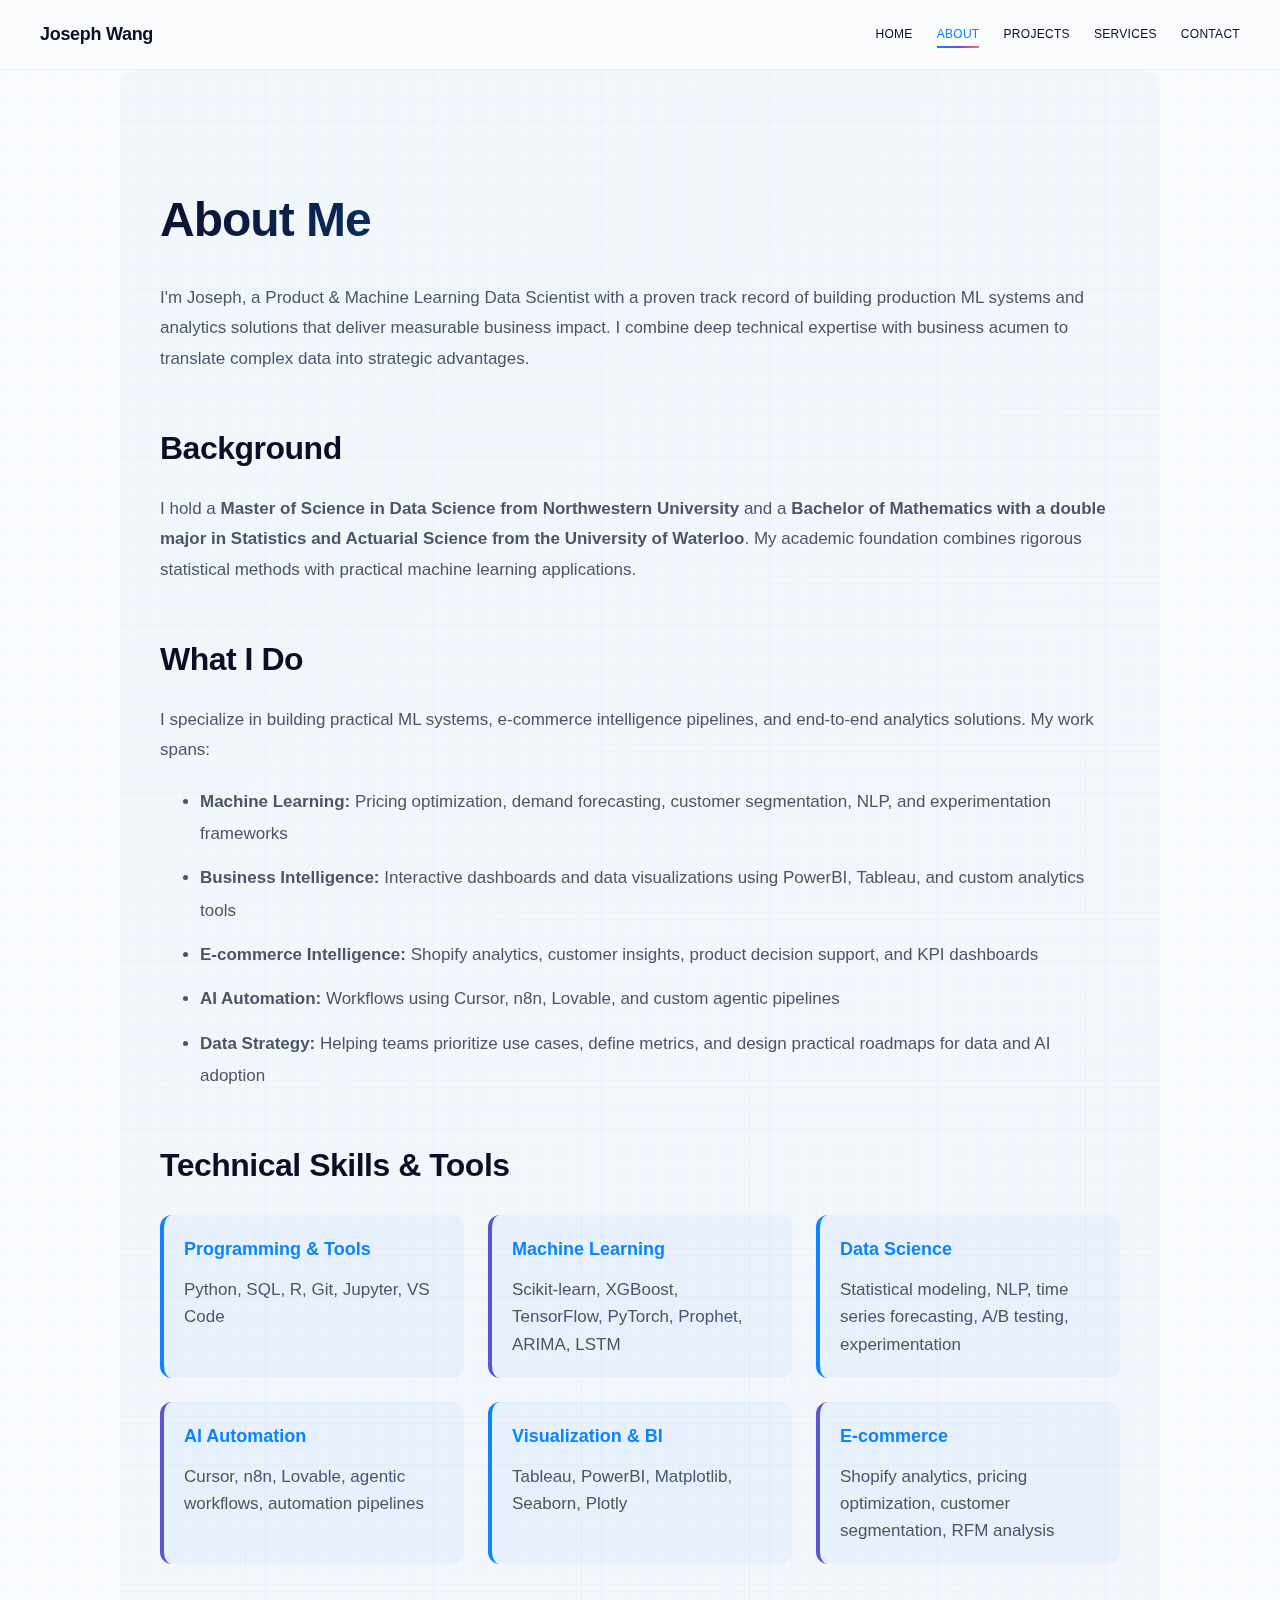
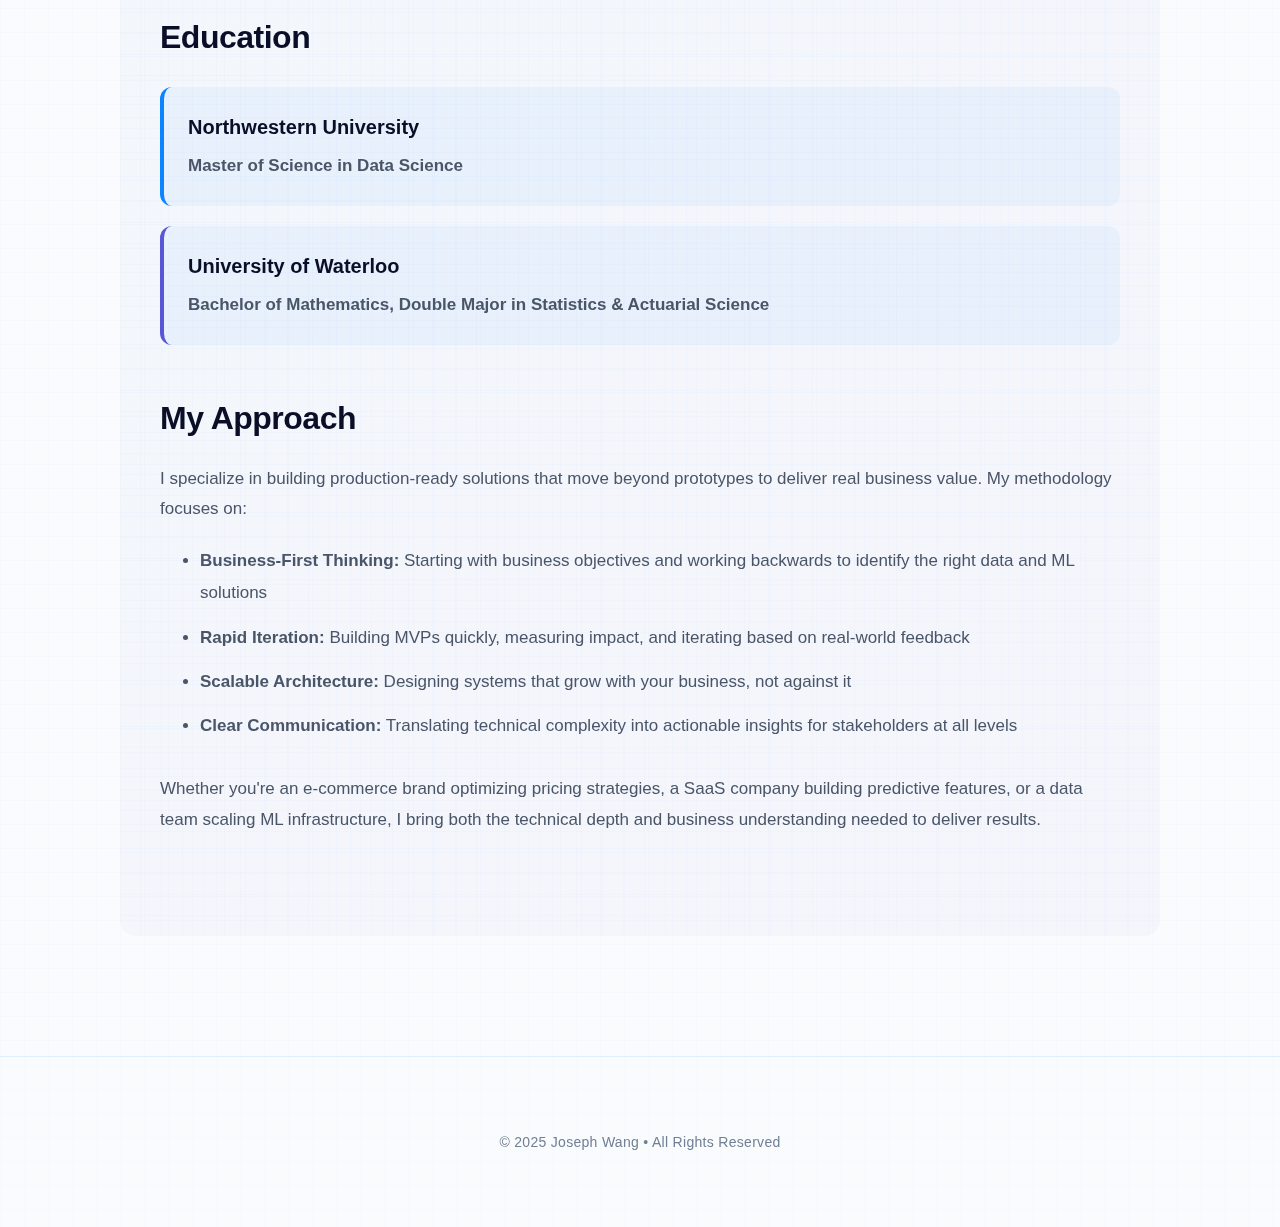
<file: about.html>
<!DOCTYPE html>
<html lang="en">
<head>
  <meta charset="UTF-8" />
  <meta name="viewport" content="width=device-width, initial-scale=1.0" />
  <meta name="description" content="Learn about Joseph Wang, a Product & ML Data Scientist with expertise in e-commerce analytics, machine learning systems, and AI automation." />
  <title>About | Joseph Wang</title>
  <link rel="stylesheet" href="style.css" />
</head>
<body>
<header class="nav">
  <div class="nav-left">Joseph Wang</div>
  <nav class="nav-right">
    <a href="index.html">Home</a>
    <a href="about.html">About</a>
    <a href="projects.html">Projects</a>
    <a href="services.html">Services</a>
    <a href="contact.html">Contact</a>
  </nav>
</header>

<section class="page-section">
  <h1>About Me</h1>
  
  <p>I'm Joseph, a Product & Machine Learning Data Scientist with a proven track record of building production ML systems and analytics solutions that deliver measurable business impact. I combine deep technical expertise with business acumen to translate complex data into strategic advantages.</p>
  
  <h2>Background</h2>
  <p>I hold a <strong>Master of Science in Data Science from Northwestern University</strong> and a <strong>Bachelor of Mathematics with a double major in Statistics and Actuarial Science from the University of Waterloo</strong>. My academic foundation combines rigorous statistical methods with practical machine learning applications.</p>
  
  <h2>What I Do</h2>
  <p>I specialize in building practical ML systems, e-commerce intelligence pipelines, and end-to-end analytics solutions. My work spans:</p>
  <ul>
    <li><strong>Machine Learning:</strong> Pricing optimization, demand forecasting, customer segmentation, NLP, and experimentation frameworks</li>
    <li><strong>Business Intelligence:</strong> Interactive dashboards and data visualizations using PowerBI, Tableau, and custom analytics tools</li>
    <li><strong>E-commerce Intelligence:</strong> Shopify analytics, customer insights, product decision support, and KPI dashboards</li>
    <li><strong>AI Automation:</strong> Workflows using Cursor, n8n, Lovable, and custom agentic pipelines</li>
    <li><strong>Data Strategy:</strong> Helping teams prioritize use cases, define metrics, and design practical roadmaps for data and AI adoption</li>
  </ul>
  
  <h2>Technical Skills & Tools</h2>
  <div style="display: grid; grid-template-columns: repeat(auto-fit, minmax(280px, 1fr)); gap: 24px; margin: 24px 0;">
    <div style="padding: 20px; background: rgba(10, 132, 255, 0.05); border-radius: 12px; border-left: 4px solid #0A84FF;">
      <h3 style="margin: 0 0 12px 0; color: #0A84FF; font-size: 18px;">Programming & Tools</h3>
      <p style="color: #4a5568; margin: 0; line-height: 1.6;">Python, SQL, R, Git, Jupyter, VS Code</p>
    </div>
    <div style="padding: 20px; background: rgba(10, 132, 255, 0.05); border-radius: 12px; border-left: 4px solid #5856D6;">
      <h3 style="margin: 0 0 12px 0; color: #0A84FF; font-size: 18px;">Machine Learning</h3>
      <p style="color: #4a5568; margin: 0; line-height: 1.6;">Scikit-learn, XGBoost, TensorFlow, PyTorch, Prophet, ARIMA, LSTM</p>
    </div>
    <div style="padding: 20px; background: rgba(10, 132, 255, 0.05); border-radius: 12px; border-left: 4px solid #0A84FF;">
      <h3 style="margin: 0 0 12px 0; color: #0A84FF; font-size: 18px;">Data Science</h3>
      <p style="color: #4a5568; margin: 0; line-height: 1.6;">Statistical modeling, NLP, time series forecasting, A/B testing, experimentation</p>
    </div>
    <div style="padding: 20px; background: rgba(10, 132, 255, 0.05); border-radius: 12px; border-left: 4px solid #5856D6;">
      <h3 style="margin: 0 0 12px 0; color: #0A84FF; font-size: 18px;">AI Automation</h3>
      <p style="color: #4a5568; margin: 0; line-height: 1.6;">Cursor, n8n, Lovable, agentic workflows, automation pipelines</p>
    </div>
    <div style="padding: 20px; background: rgba(10, 132, 255, 0.05); border-radius: 12px; border-left: 4px solid #0A84FF;">
      <h3 style="margin: 0 0 12px 0; color: #0A84FF; font-size: 18px;">Visualization & BI</h3>
      <p style="color: #4a5568; margin: 0; line-height: 1.6;">Tableau, PowerBI, Matplotlib, Seaborn, Plotly</p>
    </div>
    <div style="padding: 20px; background: rgba(10, 132, 255, 0.05); border-radius: 12px; border-left: 4px solid #5856D6;">
      <h3 style="margin: 0 0 12px 0; color: #0A84FF; font-size: 18px;">E-commerce</h3>
      <p style="color: #4a5568; margin: 0; line-height: 1.6;">Shopify analytics, pricing optimization, customer segmentation, RFM analysis</p>
    </div>
  </div>

  <h2>Education</h2>
  <div style="display: grid; gap: 20px; margin: 24px 0;">
    <div style="padding: 24px; background: rgba(10, 132, 255, 0.05); border-radius: 12px; border-left: 4px solid #0A84FF;">
      <h3 style="margin: 0 0 8px 0; color: #0a0e27; font-size: 20px;">Northwestern University</h3>
      <p style="margin: 0; color: #4a5568; font-weight: 600;">Master of Science in Data Science</p>
    </div>
    <div style="padding: 24px; background: rgba(10, 132, 255, 0.05); border-radius: 12px; border-left: 4px solid #5856D6;">
      <h3 style="margin: 0 0 8px 0; color: #0a0e27; font-size: 20px;">University of Waterloo</h3>
      <p style="margin: 0; color: #4a5568; font-weight: 600;">Bachelor of Mathematics, Double Major in Statistics & Actuarial Science</p>
    </div>
  </div>

  <h2>My Approach</h2>
  <p>I specialize in building production-ready solutions that move beyond prototypes to deliver real business value. My methodology focuses on:</p>
  <ul>
    <li><strong>Business-First Thinking:</strong> Starting with business objectives and working backwards to identify the right data and ML solutions</li>
    <li><strong>Rapid Iteration:</strong> Building MVPs quickly, measuring impact, and iterating based on real-world feedback</li>
    <li><strong>Scalable Architecture:</strong> Designing systems that grow with your business, not against it</li>
    <li><strong>Clear Communication:</strong> Translating technical complexity into actionable insights for stakeholders at all levels</li>
  </ul>
  
  <p>Whether you're an e-commerce brand optimizing pricing strategies, a SaaS company building predictive features, or a data team scaling ML infrastructure, I bring both the technical depth and business understanding needed to deliver results.</p>
</section>

<footer><p>© 2025 Joseph Wang • All Rights Reserved</p></footer>

<script>
  window.addEventListener('scroll', function() {
    const nav = document.querySelector('.nav');
    if (window.scrollY > 10) {
      nav.classList.add('scrolled');
    } else {
      nav.classList.remove('scrolled');
    }
  });

  document.addEventListener('DOMContentLoaded', function() {
    const currentPage = window.location.pathname.split('/').pop() || 'index.html';
    const navLinks = document.querySelectorAll('.nav-right a');
    navLinks.forEach(link => {
      if (link.getAttribute('href') === currentPage) {
        link.classList.add('active');
      }
    });
  });
</script>
</body>
</html>
</file>
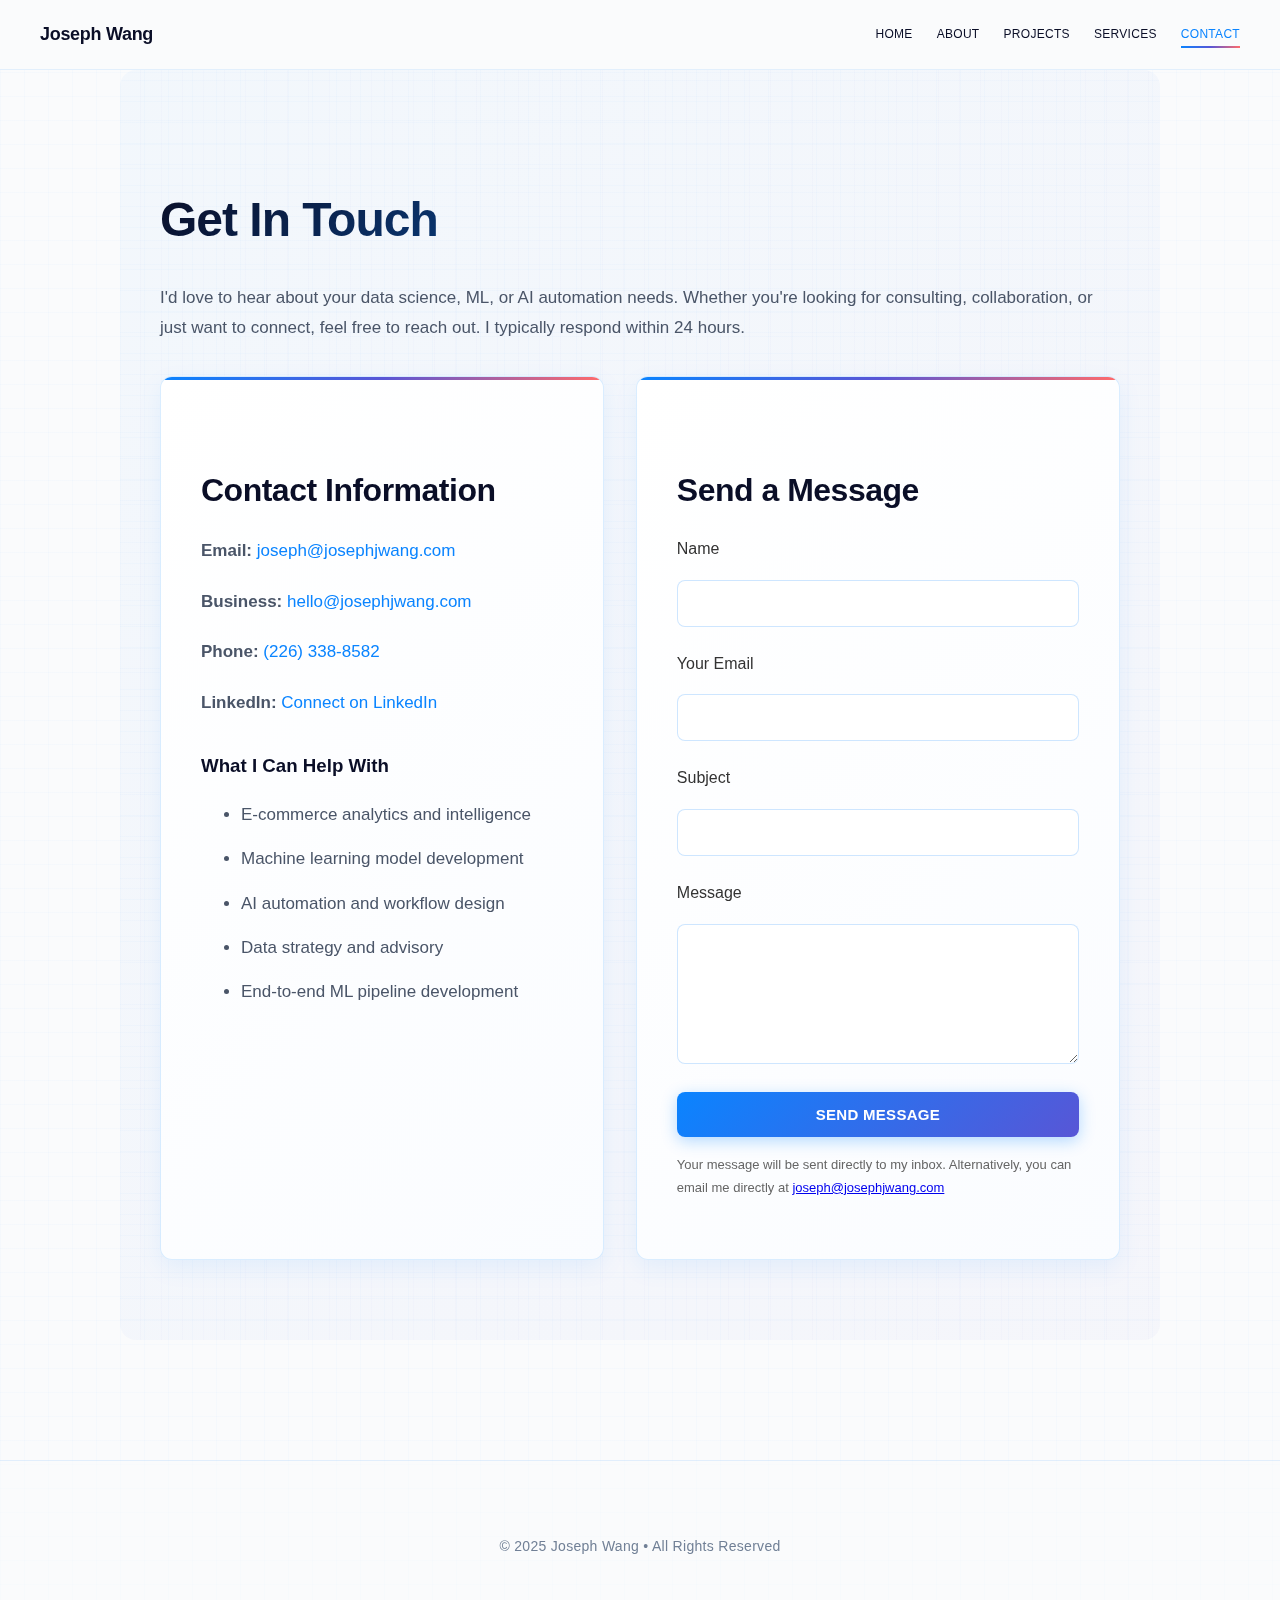
<file: contact.html>
<!DOCTYPE html>
<html lang="en">
<head>
  <meta charset="UTF-8" />
  <meta name="viewport" content="width=device-width, initial-scale=1.0" />
  <meta name="description" content="Contact Joseph Wang for data science consulting, ML solutions, and AI automation services." />
  <title>Contact | Joseph Wang</title>
  <link rel="stylesheet" href="style.css" />
</head>
<body>
<header class="nav">
  <div class="nav-left">Joseph Wang</div>
  <nav class="nav-right">
    <a href="index.html">Home</a>
    <a href="about.html">About</a>
    <a href="projects.html">Projects</a>
    <a href="services.html">Services</a>
    <a href="contact.html">Contact</a>
  </nav>
</header>

<section class="page-section">
  <h1>Get In Touch</h1>
  <p>I'd love to hear about your data science, ML, or AI automation needs. Whether you're looking for consulting, collaboration, or just want to connect, feel free to reach out. I typically respond within 24 hours.</p>
  
  <div class="contact-layout">
    <div class="contact-details">
      <h2>Contact Information</h2>
      <p><strong>Email:</strong> <a href="mailto:joseph@josephjwang.com">joseph@josephjwang.com</a></p>
      <p><strong>Business:</strong> <a href="mailto:hello@josephjwang.com">hello@josephjwang.com</a></p>
      <p><strong>Phone:</strong> <a href="tel:+12263388582">(226) 338-8582</a></p>
      <p><strong>LinkedIn:</strong> <a href="https://www.linkedin.com/in/joseph-wang-9a1569ab" target="_blank" rel="noopener noreferrer">Connect on LinkedIn</a></p>
      
      <div style="margin-top: 32px;">
        <h3>What I Can Help With</h3>
        <ul>
          <li>E-commerce analytics and intelligence</li>
          <li>Machine learning model development</li>
          <li>AI automation and workflow design</li>
          <li>Data strategy and advisory</li>
          <li>End-to-end ML pipeline development</li>
        </ul>
      </div>
    </div>

    <div class="contact-form-box">
      <h2>Send a Message</h2>
      <form id="contactForm" action="https://formspree.io/f/mwpjbega" method="POST">
        <input type="hidden" name="_to" value="joseph@josephjwang.com" />
        <input type="hidden" name="_subject" value="New Contact Form Submission" />
        <input type="text" name="_gotcha" style="display:none" />
        
        <label for="name" style="display: block; margin-bottom: 6px; font-weight: 500; color: #333;">Name</label>
        <input type="text" id="name" name="name" required />
        
        <label for="email" style="display: block; margin-bottom: 6px; margin-top: 12px; font-weight: 500; color: #333;">Your Email</label>
        <input type="email" id="email" name="email" required />
        
        <label for="subject" style="display: block; margin-bottom: 6px; margin-top: 12px; font-weight: 500; color: #333;">Subject</label>
        <input type="text" id="subject" name="subject" required />
        
        <label for="message" style="display: block; margin-bottom: 6px; margin-top: 12px; font-weight: 500; color: #333;">Message</label>
        <textarea id="message" name="message" required></textarea>
        
        <button type="submit" style="margin-top: 16px;">Send Message</button>
      </form>
      <p class="contact-note" style="margin-top: 16px; font-size: 13px; color: #666;">
        Your message will be sent directly to my inbox. Alternatively, you can email me directly at <a href="mailto:joseph@josephjwang.com">joseph@josephjwang.com</a>
      </p>
    </div>
  </div>
</section>

<footer><p>© 2025 Joseph Wang • All Rights Reserved</p></footer>

<script>
  window.addEventListener('scroll', function() {
    const nav = document.querySelector('.nav');
    if (window.scrollY > 10) {
      nav.classList.add('scrolled');
    } else {
      nav.classList.remove('scrolled');
    }
  });

  document.addEventListener('DOMContentLoaded', function() {
    const currentPage = window.location.pathname.split('/').pop() || 'index.html';
    const navLinks = document.querySelectorAll('.nav-right a');
    navLinks.forEach(link => {
      if (link.getAttribute('href') === currentPage) {
        link.classList.add('active');
      }
    });

    // Handle form submission success
    const form = document.getElementById('contactForm');
    if (form) {
      form.addEventListener('submit', function(e) {
        const button = form.querySelector('button[type="submit"]');
        const originalText = button.textContent;
        button.textContent = 'Sending...';
        button.disabled = true;
        
        // Form will submit to Formspree
        // After successful submission, Formspree will redirect or show success
        setTimeout(() => {
          button.textContent = originalText;
          button.disabled = false;
        }, 3000);
      });
    }
    
    // Check for Formspree success message in URL
    const urlParams = new URLSearchParams(window.location.search);
    if (urlParams.get('success') === 'true') {
      const form = document.getElementById('contactForm');
      if (form) {
        form.innerHTML = '<div style="padding: 20px; text-align: center; color: #28a745;"><h3>✓ Message Sent Successfully!</h3><p>Thank you for reaching out. I\'ll get back to you soon.</p></div>';
      }
    }
  });
</script>
</body>
</html>
</file>
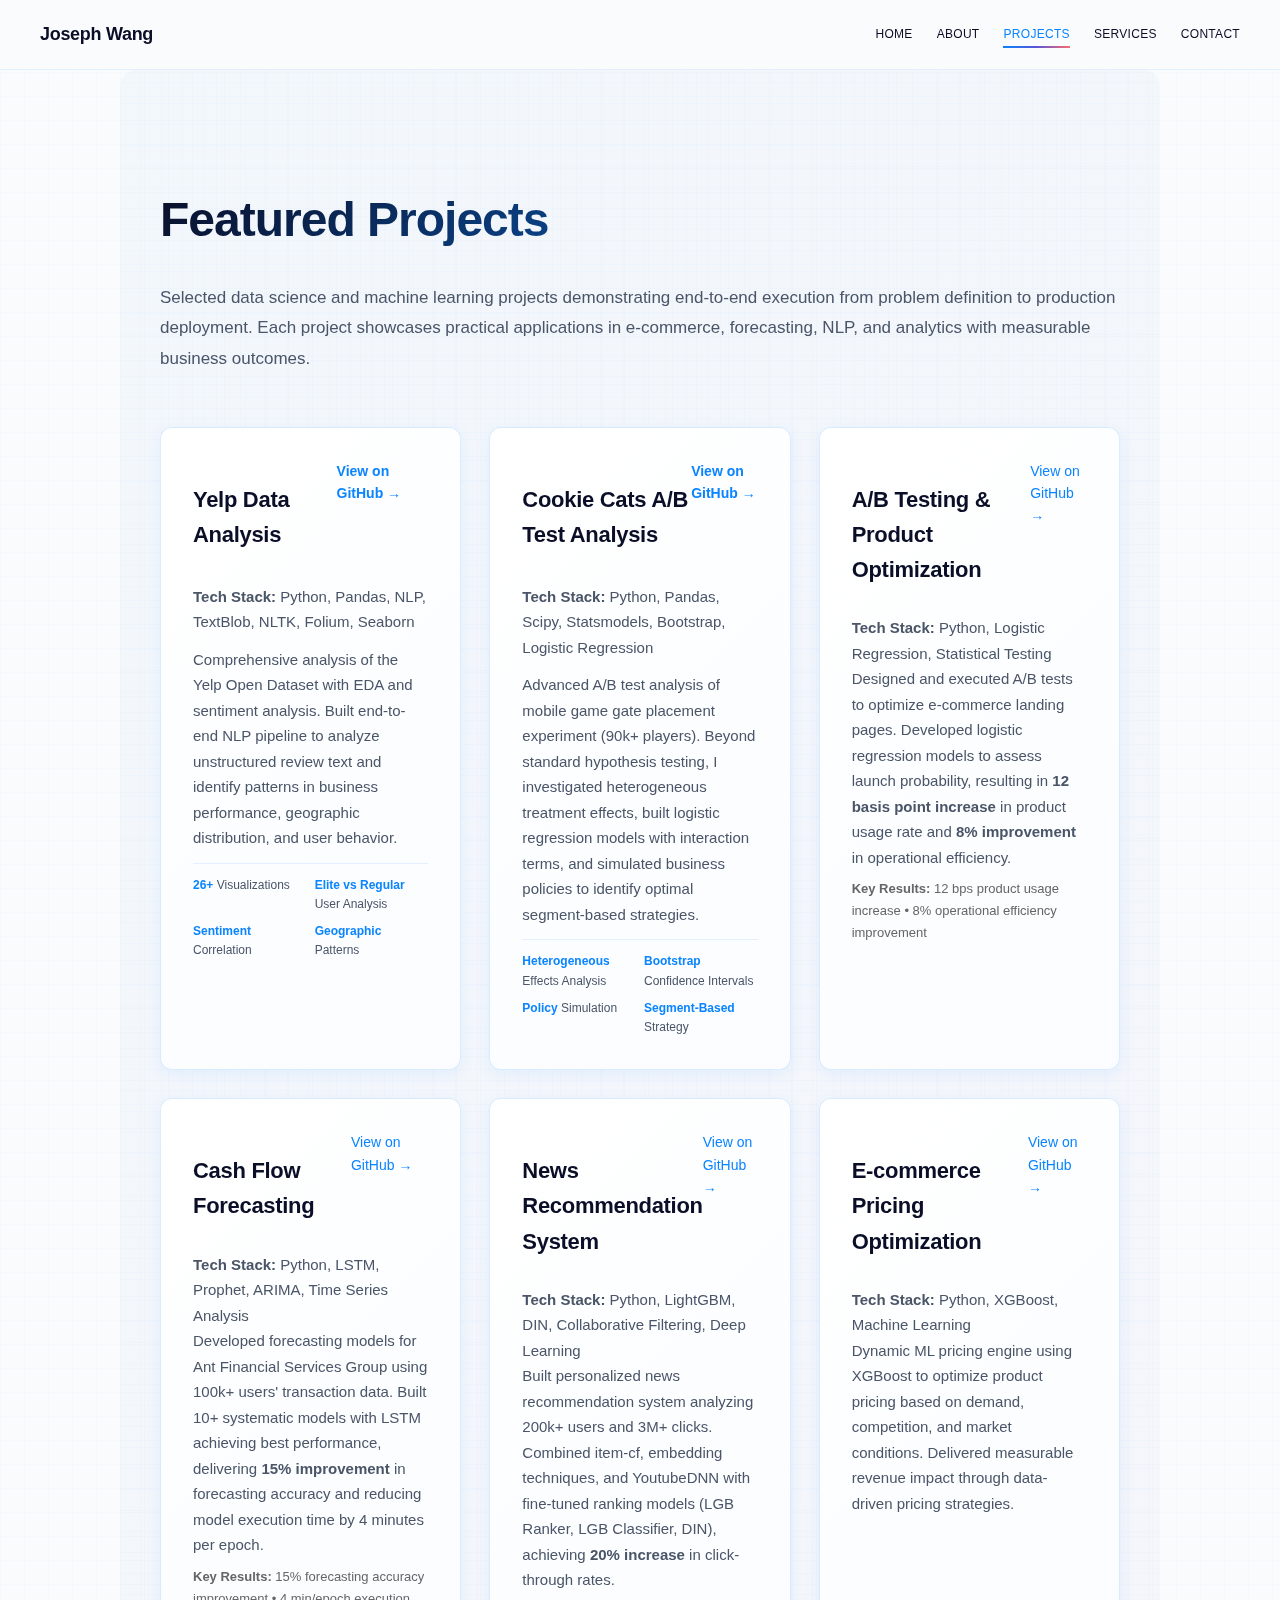
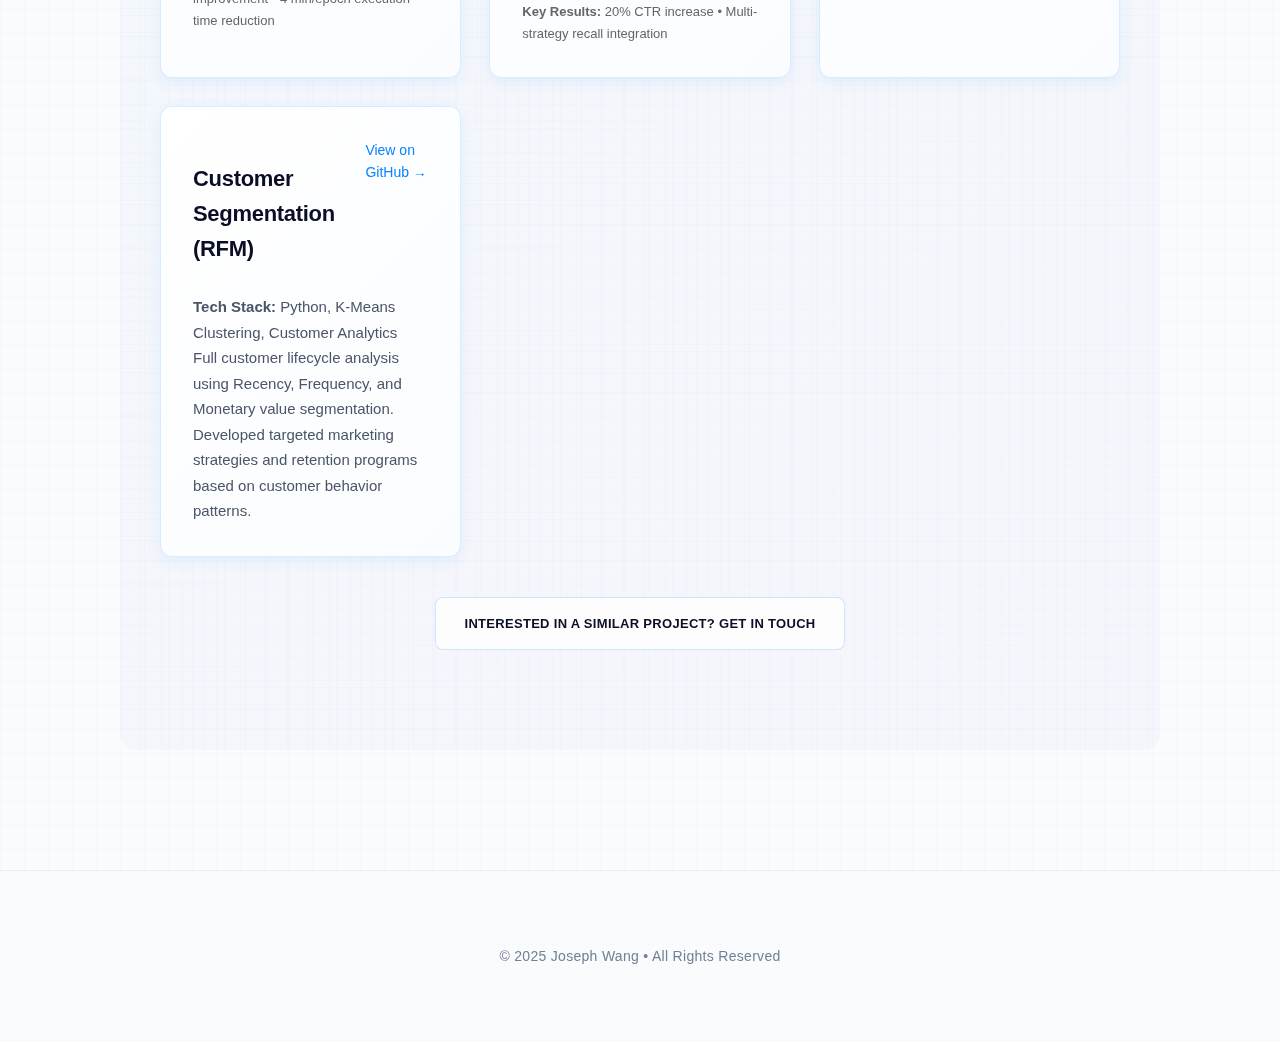
<file: projects.html>
<!DOCTYPE html>
<html lang="en">
<head>
  <meta charset="UTF-8" />
  <meta name="viewport" content="width=device-width, initial-scale=1.0" />
  <meta name="description" content="Featured data science and machine learning projects by Joseph Wang, including e-commerce analytics, ML systems, and AI solutions." />
  <title>Projects | Joseph Wang</title>
  <link rel="stylesheet" href="style.css" />
</head>
<body>
<header class="nav">
  <div class="nav-left">Joseph Wang</div>
  <nav class="nav-right">
    <a href="index.html">Home</a>
    <a href="about.html">About</a>
    <a href="projects.html">Projects</a>
    <a href="services.html">Services</a>
    <a href="contact.html">Contact</a>
  </nav>
</header>

<section class="page-section">
  <h1>Featured Projects</h1>
  <p>Selected data science and machine learning projects demonstrating end-to-end execution from problem definition to production deployment. Each project showcases practical applications in e-commerce, forecasting, NLP, and analytics with measurable business outcomes.</p>
  
  <div class="project-grid">
    <div class="project-card">
      <div style="display: flex; justify-content: space-between; align-items: start; margin-bottom: 16px;">
        <h3>Yelp Data Analysis</h3>
        <a href="https://github.com/josewang2025/yelp-data-analytics" target="_blank" rel="noopener noreferrer" style="font-size: 14px; color: #0A84FF; text-decoration: none; font-weight: 600;">View on GitHub →</a>
      </div>
      <p style="margin-bottom: 12px;"><strong>Tech Stack:</strong> Python, Pandas, NLP, TextBlob, NLTK, Folium, Seaborn</p>
      <p style="margin-bottom: 12px;">Comprehensive analysis of the Yelp Open Dataset with EDA and sentiment analysis. Built end-to-end NLP pipeline to analyze unstructured review text and identify patterns in business performance, geographic distribution, and user behavior.</p>
      <div style="display: grid; grid-template-columns: repeat(2, 1fr); gap: 8px; margin-top: 12px; padding-top: 12px; border-top: 1px solid rgba(10, 132, 255, 0.1);">
        <div style="font-size: 12px; color: #4a5568;"><strong style="color: #0A84FF;">26+</strong> Visualizations</div>
        <div style="font-size: 12px; color: #4a5568;"><strong style="color: #0A84FF;">Elite vs Regular</strong> User Analysis</div>
        <div style="font-size: 12px; color: #4a5568;"><strong style="color: #0A84FF;">Sentiment</strong> Correlation</div>
        <div style="font-size: 12px; color: #4a5568;"><strong style="color: #0A84FF;">Geographic</strong> Patterns</div>
      </div>
    </div>
    
    <div class="project-card">
      <div style="display: flex; justify-content: space-between; align-items: start; margin-bottom: 16px;">
        <h3>Cookie Cats A/B Test Analysis</h3>
        <a href="https://github.com/josewang2025/AB-Testing" target="_blank" rel="noopener noreferrer" style="font-size: 14px; color: #0A84FF; text-decoration: none; font-weight: 600;">View on GitHub →</a>
      </div>
      <p style="margin-bottom: 12px;"><strong>Tech Stack:</strong> Python, Pandas, Scipy, Statsmodels, Bootstrap, Logistic Regression</p>
      <p style="margin-bottom: 12px;">Advanced A/B test analysis of mobile game gate placement experiment (90k+ players). Beyond standard hypothesis testing, I investigated heterogeneous treatment effects, built logistic regression models with interaction terms, and simulated business policies to identify optimal segment-based strategies.</p>
      <div style="display: grid; grid-template-columns: repeat(2, 1fr); gap: 8px; margin-top: 12px; padding-top: 12px; border-top: 1px solid rgba(10, 132, 255, 0.1);">
        <div style="font-size: 12px; color: #4a5568;"><strong style="color: #0A84FF;">Heterogeneous</strong> Effects Analysis</div>
        <div style="font-size: 12px; color: #4a5568;"><strong style="color: #0A84FF;">Bootstrap</strong> Confidence Intervals</div>
        <div style="font-size: 12px; color: #4a5568;"><strong style="color: #0A84FF;">Policy</strong> Simulation</div>
        <div style="font-size: 12px; color: #4a5568;"><strong style="color: #0A84FF;">Segment-Based</strong> Strategy</div>
      </div>
    </div>
    
    <div class="project-card">
      <div style="display: flex; justify-content: space-between; align-items: start; margin-bottom: 12px;">
        <h3>A/B Testing & Product Optimization</h3>
        <a href="https://github.com/josewang2025/personal-site" target="_blank" rel="noopener noreferrer" style="font-size: 14px; color: #0A84FF; text-decoration: none;">View on GitHub →</a>
      </div>
      <p><strong>Tech Stack:</strong> Python, Logistic Regression, Statistical Testing</p>
      <p>Designed and executed A/B tests to optimize e-commerce landing pages. Developed logistic regression models to assess launch probability, resulting in <strong>12 basis point increase</strong> in product usage rate and <strong>8% improvement</strong> in operational efficiency.</p>
      <p style="margin-top: 8px; font-size: 13px; color: #666;"><strong>Key Results:</strong> 12 bps product usage increase • 8% operational efficiency improvement</p>
    </div>
    
    <div class="project-card">
      <div style="display: flex; justify-content: space-between; align-items: start; margin-bottom: 12px;">
        <h3>Cash Flow Forecasting</h3>
        <a href="https://github.com/josewang2025/personal-site" target="_blank" rel="noopener noreferrer" style="font-size: 14px; color: #0A84FF; text-decoration: none;">View on GitHub →</a>
      </div>
      <p><strong>Tech Stack:</strong> Python, LSTM, Prophet, ARIMA, Time Series Analysis</p>
      <p>Developed forecasting models for Ant Financial Services Group using 100k+ users' transaction data. Built 10+ systematic models with LSTM achieving best performance, delivering <strong>15% improvement</strong> in forecasting accuracy and reducing model execution time by 4 minutes per epoch.</p>
      <p style="margin-top: 8px; font-size: 13px; color: #666;"><strong>Key Results:</strong> 15% forecasting accuracy improvement • 4 min/epoch execution time reduction</p>
    </div>
    
    <div class="project-card">
      <div style="display: flex; justify-content: space-between; align-items: start; margin-bottom: 12px;">
        <h3>News Recommendation System</h3>
        <a href="https://github.com/josewang2025/personal-site" target="_blank" rel="noopener noreferrer" style="font-size: 14px; color: #0A84FF; text-decoration: none;">View on GitHub →</a>
      </div>
      <p><strong>Tech Stack:</strong> Python, LightGBM, DIN, Collaborative Filtering, Deep Learning</p>
      <p>Built personalized news recommendation system analyzing 200k+ users and 3M+ clicks. Combined item-cf, embedding techniques, and YoutubeDNN with fine-tuned ranking models (LGB Ranker, LGB Classifier, DIN), achieving <strong>20% increase</strong> in click-through rates.</p>
      <p style="margin-top: 8px; font-size: 13px; color: #666;"><strong>Key Results:</strong> 20% CTR increase • Multi-strategy recall integration</p>
    </div>
    
    <div class="project-card">
      <div style="display: flex; justify-content: space-between; align-items: start; margin-bottom: 12px;">
        <h3>E-commerce Pricing Optimization</h3>
        <a href="https://github.com/josewang2025/personal-site" target="_blank" rel="noopener noreferrer" style="font-size: 14px; color: #0A84FF; text-decoration: none;">View on GitHub →</a>
      </div>
      <p><strong>Tech Stack:</strong> Python, XGBoost, Machine Learning</p>
      <p>Dynamic ML pricing engine using XGBoost to optimize product pricing based on demand, competition, and market conditions. Delivered measurable revenue impact through data-driven pricing strategies.</p>
    </div>
    
    <div class="project-card">
      <div style="display: flex; justify-content: space-between; align-items: start; margin-bottom: 12px;">
        <h3>Customer Segmentation (RFM)</h3>
        <a href="https://github.com/josewang2025/personal-site" target="_blank" rel="noopener noreferrer" style="font-size: 14px; color: #0A84FF; text-decoration: none;">View on GitHub →</a>
      </div>
      <p><strong>Tech Stack:</strong> Python, K-Means Clustering, Customer Analytics</p>
      <p>Full customer lifecycle analysis using Recency, Frequency, and Monetary value segmentation. Developed targeted marketing strategies and retention programs based on customer behavior patterns.</p>
    </div>
  </div>
  
  <p style="margin-top: 40px; text-align: center;"><a href="contact.html" class="btn-secondary">Interested in a similar project? Get in touch</a></p>
</section>

<footer><p>© 2025 Joseph Wang • All Rights Reserved</p></footer>

<script>
  window.addEventListener('scroll', function() {
    const nav = document.querySelector('.nav');
    if (window.scrollY > 10) {
      nav.classList.add('scrolled');
    } else {
      nav.classList.remove('scrolled');
    }
  });

  document.addEventListener('DOMContentLoaded', function() {
    const currentPage = window.location.pathname.split('/').pop() || 'index.html';
    const navLinks = document.querySelectorAll('.nav-right a');
    navLinks.forEach(link => {
      if (link.getAttribute('href') === currentPage) {
        link.classList.add('active');
      }
    });
  });
</script>
</body>
</html>
</file>
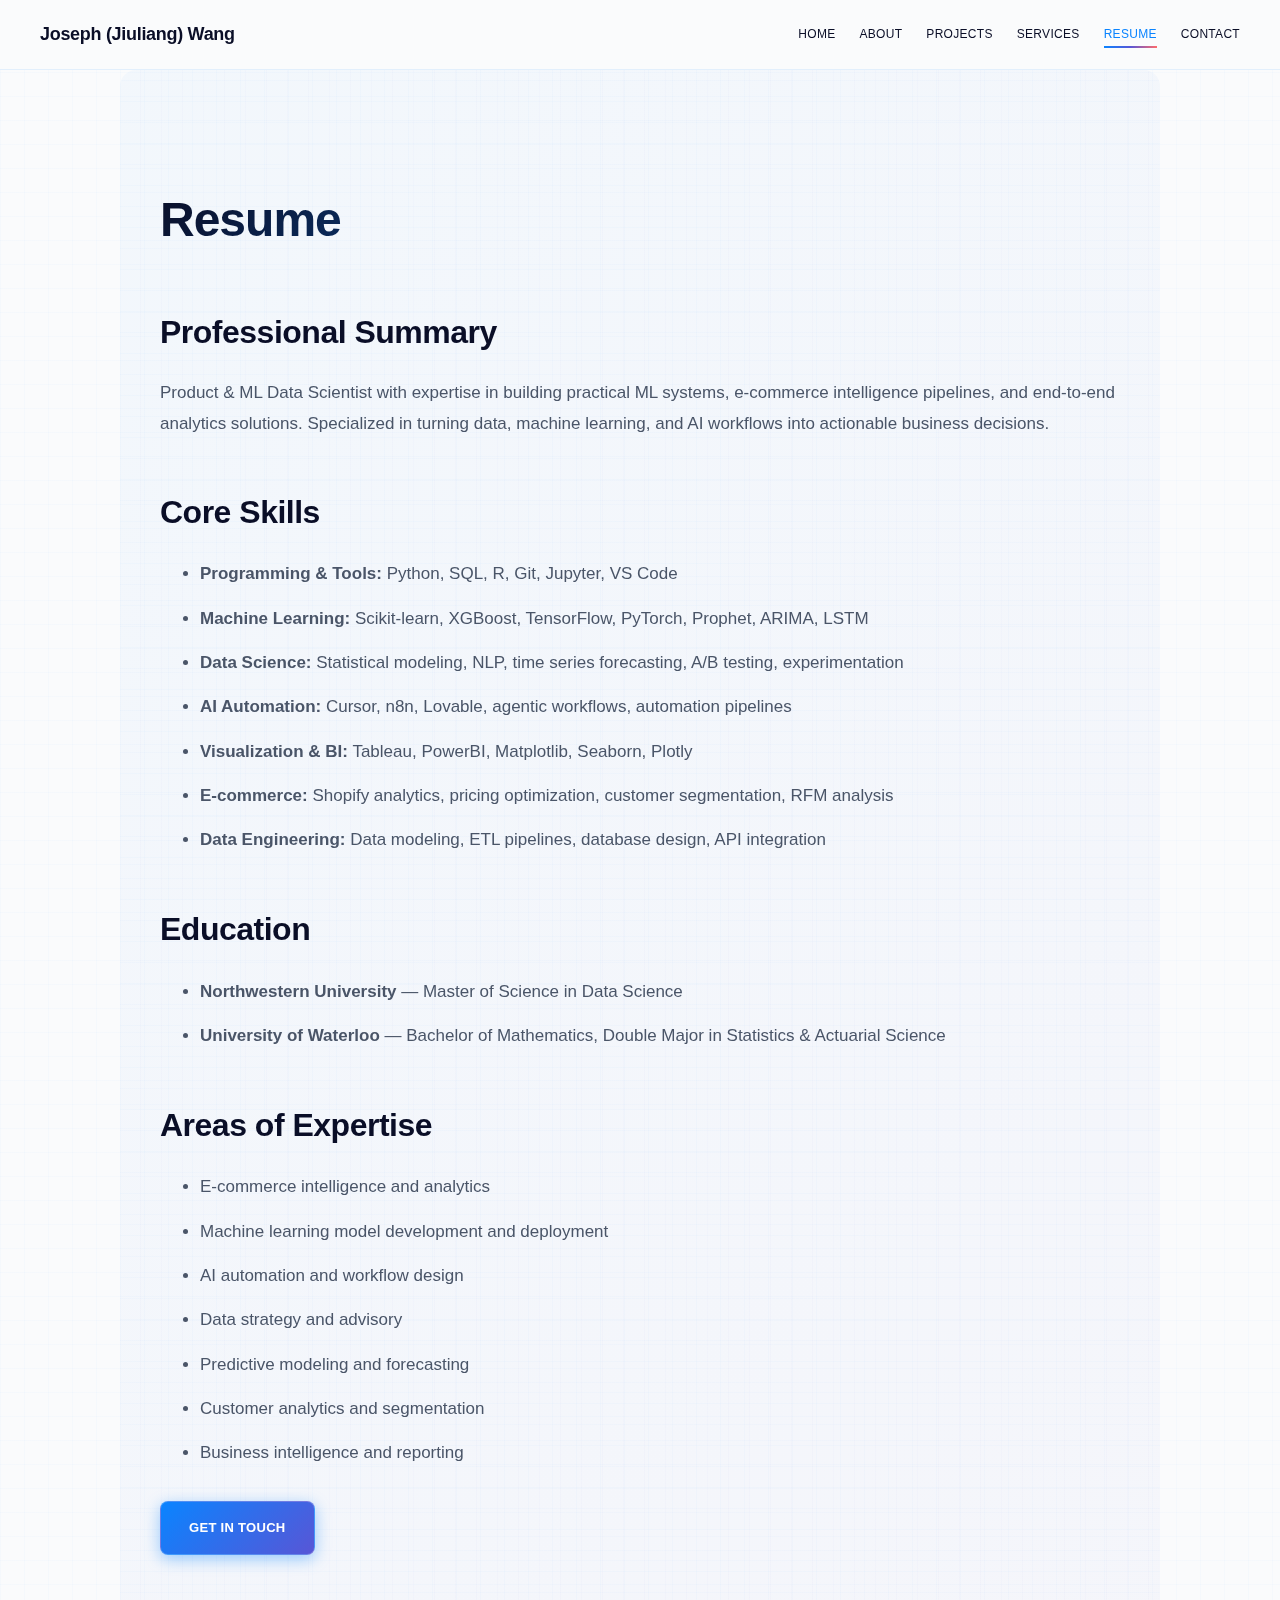
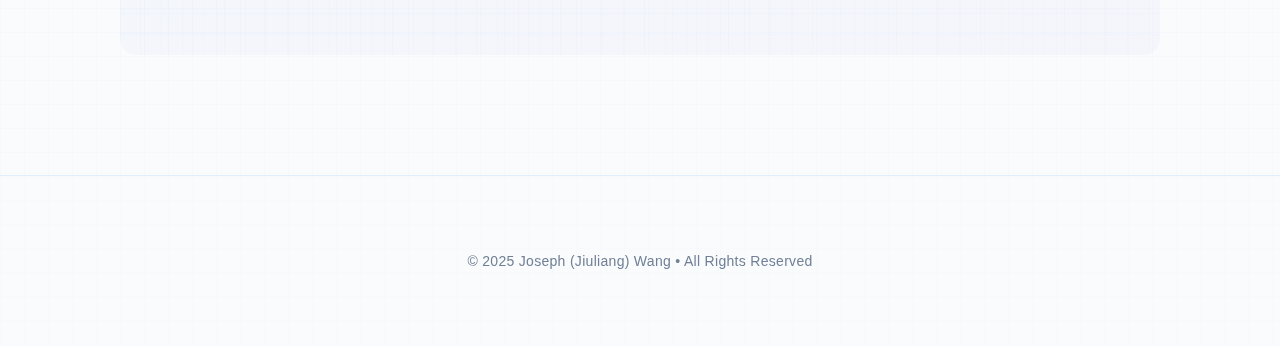
<file: resume.html>
<!DOCTYPE html>
<html lang="en">
<head>
  <meta charset="UTF-8" />
  <meta name="viewport" content="width=device-width, initial-scale=1.0" />
  <meta name="description" content="Resume and professional background of Joseph (Jiuliang) Wang, Product & ML Data Scientist." />
  <title>Resume | Joseph (Jiuliang) Wang</title>
  <link rel="stylesheet" href="style.css" />
</head>
<body>
<header class="nav">
  <div class="nav-left">Joseph (Jiuliang) Wang</div>
  <nav class="nav-right">
    <a href="index.html">Home</a>
    <a href="about.html">About</a>
    <a href="projects.html">Projects</a>
    <a href="services.html">Services</a>
    <a href="resume.html">Resume</a>
    <a href="contact.html">Contact</a>
  </nav>
</header>

<section class="page-section">
  <h1>Resume</h1>
  
  <h2>Professional Summary</h2>
  <p>Product & ML Data Scientist with expertise in building practical ML systems, e-commerce intelligence pipelines, and end-to-end analytics solutions. Specialized in turning data, machine learning, and AI workflows into actionable business decisions.</p>

  <h2>Core Skills</h2>
  <ul>
    <li><strong>Programming & Tools:</strong> Python, SQL, R, Git, Jupyter, VS Code</li>
    <li><strong>Machine Learning:</strong> Scikit-learn, XGBoost, TensorFlow, PyTorch, Prophet, ARIMA, LSTM</li>
    <li><strong>Data Science:</strong> Statistical modeling, NLP, time series forecasting, A/B testing, experimentation</li>
    <li><strong>AI Automation:</strong> Cursor, n8n, Lovable, agentic workflows, automation pipelines</li>
    <li><strong>Visualization & BI:</strong> Tableau, PowerBI, Matplotlib, Seaborn, Plotly</li>
    <li><strong>E-commerce:</strong> Shopify analytics, pricing optimization, customer segmentation, RFM analysis</li>
    <li><strong>Data Engineering:</strong> Data modeling, ETL pipelines, database design, API integration</li>
  </ul>

  <h2>Education</h2>
  <ul>
    <li><strong>Northwestern University</strong> — Master of Science in Data Science</li>
    <li><strong>University of Waterloo</strong> — Bachelor of Mathematics, Double Major in Statistics & Actuarial Science</li>
  </ul>

  <h2>Areas of Expertise</h2>
  <ul>
    <li>E-commerce intelligence and analytics</li>
    <li>Machine learning model development and deployment</li>
    <li>AI automation and workflow design</li>
    <li>Data strategy and advisory</li>
    <li>Predictive modeling and forecasting</li>
    <li>Customer analytics and segmentation</li>
    <li>Business intelligence and reporting</li>
  </ul>

  <p style="margin-top: 32px;"><a href="contact.html" class="btn-primary">Get in Touch</a></p>
</section>

<footer><p>© 2025 Joseph (Jiuliang) Wang • All Rights Reserved</p></footer>

<script>
  window.addEventListener('scroll', function() {
    const nav = document.querySelector('.nav');
    if (window.scrollY > 10) {
      nav.classList.add('scrolled');
    } else {
      nav.classList.remove('scrolled');
    }
  });

  document.addEventListener('DOMContentLoaded', function() {
    const currentPage = window.location.pathname.split('/').pop() || 'index.html';
    const navLinks = document.querySelectorAll('.nav-right a');
    navLinks.forEach(link => {
      if (link.getAttribute('href') === currentPage) {
        link.classList.add('active');
      }
    });
  });
</script>
</body>
</html>
</file>
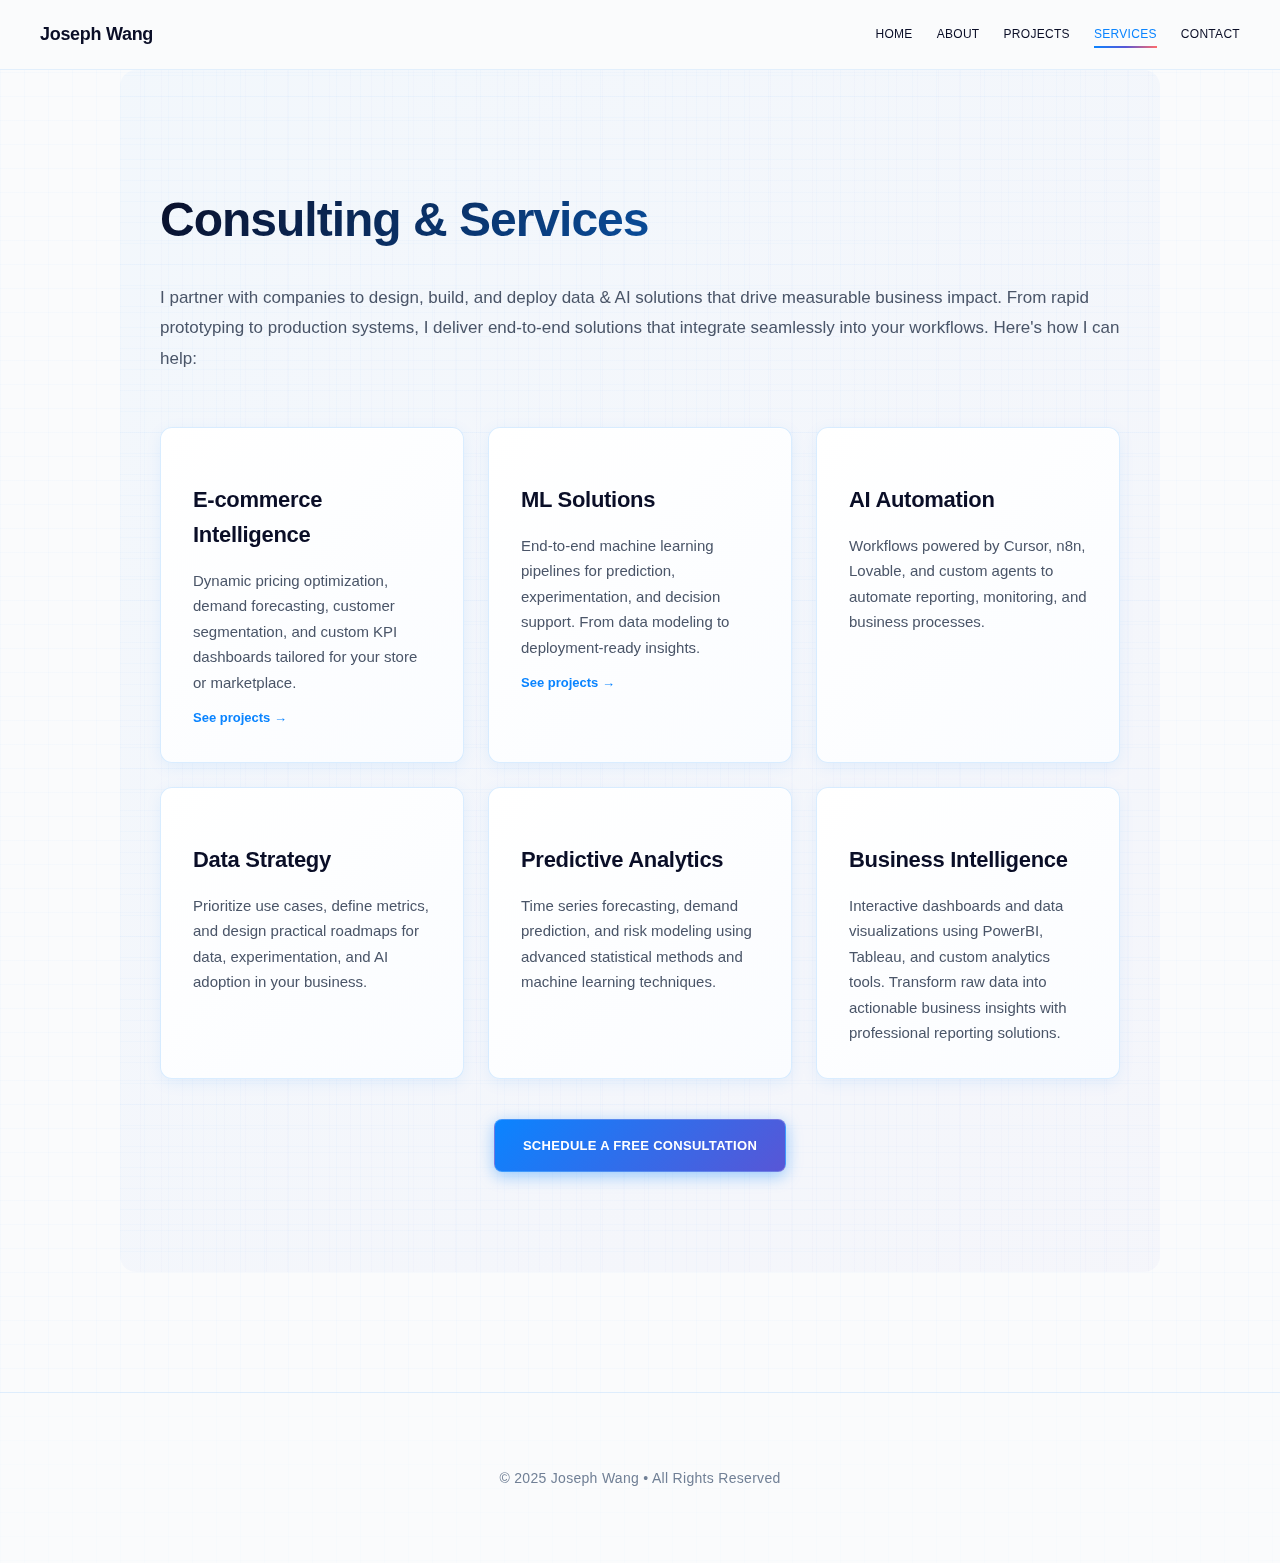
<file: services.html>
<!DOCTYPE html>
<html lang="en">
<head>
  <meta charset="UTF-8" />
  <meta name="viewport" content="width=device-width, initial-scale=1.0" />
  <meta name="description" content="Data science consulting services by Joseph Wang: e-commerce intelligence, ML solutions, AI automation, and data strategy." />
  <title>Services | Joseph Wang</title>
  <link rel="stylesheet" href="style.css" />
</head>
<body>
<header class="nav">
  <div class="nav-left">Joseph Wang</div>
  <nav class="nav-right">
    <a href="index.html">Home</a>
    <a href="about.html">About</a>
    <a href="projects.html">Projects</a>
    <a href="services.html">Services</a>
    <a href="contact.html">Contact</a>
  </nav>
</header>

<section class="page-section">
  <h1>Consulting & Services</h1>
  <p>I partner with companies to design, build, and deploy data & AI solutions that drive measurable business impact. From rapid prototyping to production systems, I deliver end-to-end solutions that integrate seamlessly into your workflows. Here's how I can help:</p>
  
  <div class="service-grid">
    <div class="service-card">
      <h3>E-commerce Intelligence</h3>
      <p>Dynamic pricing optimization, demand forecasting, customer segmentation, and custom KPI dashboards tailored for your store or marketplace.</p>
      <p style="margin-top: 12px; font-size: 13px;"><a href="projects.html" style="color: #0A84FF; text-decoration: none; font-weight: 600;">See projects →</a></p>
    </div>
    
    <div class="service-card">
      <h3>ML Solutions</h3>
      <p>End-to-end machine learning pipelines for prediction, experimentation, and decision support. From data modeling to deployment-ready insights.</p>
      <p style="margin-top: 12px; font-size: 13px;"><a href="projects.html" style="color: #0A84FF; text-decoration: none; font-weight: 600;">See projects →</a></p>
    </div>
    
    <div class="service-card">
      <h3>AI Automation</h3>
      <p>Workflows powered by Cursor, n8n, Lovable, and custom agents to automate reporting, monitoring, and business processes.</p>
    </div>
    
    <div class="service-card">
      <h3>Data Strategy</h3>
      <p>Prioritize use cases, define metrics, and design practical roadmaps for data, experimentation, and AI adoption in your business.</p>
    </div>

    <div class="service-card">
      <h3>Predictive Analytics</h3>
      <p>Time series forecasting, demand prediction, and risk modeling using advanced statistical methods and machine learning techniques.</p>
    </div>

    <div class="service-card">
      <h3>Business Intelligence</h3>
      <p>Interactive dashboards and data visualizations using PowerBI, Tableau, and custom analytics tools. Transform raw data into actionable business insights with professional reporting solutions.</p>
    </div>
  </div>
  
  <p style="margin-top: 40px; text-align: center;"><a href="contact.html" class="btn-primary">Schedule a Free Consultation</a></p>
</section>

<footer><p>© 2025 Joseph Wang • All Rights Reserved</p></footer>

<script>
  window.addEventListener('scroll', function() {
    const nav = document.querySelector('.nav');
    if (window.scrollY > 10) {
      nav.classList.add('scrolled');
    } else {
      nav.classList.remove('scrolled');
    }
  });

  document.addEventListener('DOMContentLoaded', function() {
    const currentPage = window.location.pathname.split('/').pop() || 'index.html';
    const navLinks = document.querySelectorAll('.nav-right a');
    navLinks.forEach(link => {
      if (link.getAttribute('href') === currentPage) {
        link.classList.add('active');
      }
    });
  });
</script>
</body>
</html>
</file>
<file: style.css>
* {
  box-sizing: border-box;
}

html {
  scroll-behavior: smooth;
}

body {
  margin: 0;
  font-family: -apple-system, BlinkMacSystemFont, "Inter", "Segoe UI", Roboto, sans-serif;
  background: #fafbfc;
  background-image: 
    linear-gradient(rgba(10, 132, 255, 0.02) 1px, transparent 1px),
    linear-gradient(90deg, rgba(10, 132, 255, 0.02) 1px, transparent 1px);
  background-size: 24px 24px;
  color: #0a0e27;
  line-height: 1.6;
}

.nav {
  display: flex;
  justify-content: space-between;
  align-items: center;
  padding: 20px 40px;
  border-bottom: 1px solid rgba(10, 132, 255, 0.1);
  position: sticky;
  top: 0;
  background: rgba(250, 251, 252, 0.98);
  backdrop-filter: blur(20px) saturate(180%);
  z-index: 1000;
  transition: box-shadow 0.3s ease, border-color 0.3s ease;
}

.nav.scrolled {
  box-shadow: 0 4px 20px rgba(10, 132, 255, 0.08);
  border-bottom-color: rgba(10, 132, 255, 0.15);
}

.nav-left {
  font-weight: 700;
  font-size: 18px;
  color: #0a0e27;
  letter-spacing: -0.3px;
  font-family: "Inter", -apple-system, sans-serif;
}

.nav-right {
  display: flex;
  gap: 24px;
  align-items: center;
}

.nav-right a {
  text-decoration: none;
  color: #0a0e27;
  font-weight: 500;
  font-size: 12px;
  transition: color 0.2s ease;
  position: relative;
  letter-spacing: 0.3px;
  text-transform: uppercase;
}

.nav-right a::after {
  content: '';
  position: absolute;
  bottom: -4px;
  left: 0;
  width: 0;
  height: 2px;
  background: linear-gradient(90deg, #0A84FF, #5856D6, #FF6B6B);
  transition: width 0.3s ease;
}

.nav-right a:hover {
  color: #0A84FF;
}

.nav-right a:hover::after {
  width: 100%;
}

.nav-right a.active {
  color: #0A84FF;
}

.nav-right a.active::after {
  width: 100%;
}

.hero {
  padding: 80px 40px;
  max-width: 1200px;
  margin: 0 auto;
}

/* Split layout: photo left, text right, AI-style background */
.hero-split {
  display: flex;
  align-items: center;
  justify-content: space-between;
  gap: 60px;
  position: relative;
  overflow: hidden;
  background:
    linear-gradient(135deg, rgba(10, 132, 255, 0.05) 0%, rgba(88, 86, 214, 0.05) 100%),
    repeating-linear-gradient(
      0deg,
      transparent,
      transparent 2px,
      rgba(10, 132, 255, 0.03) 2px,
      rgba(10, 132, 255, 0.03) 4px
    ),
    repeating-linear-gradient(
      90deg,
      transparent,
      transparent 2px,
      rgba(88, 86, 214, 0.03) 2px,
      rgba(88, 86, 214, 0.03) 4px
    );
  border: 1px solid rgba(10, 132, 255, 0.1);
  border-radius: 16px;
  box-shadow: 
    0 20px 60px rgba(10, 132, 255, 0.1),
    inset 0 1px 0 rgba(255, 255, 255, 0.6);
  padding: 60px;
}

.hero h1 {
  font-size: 48px;
  margin-bottom: 10px;
  font-weight: 800;
  background: linear-gradient(135deg, #0a0e27 0%, #0A84FF 50%, #5856D6 100%);
  -webkit-background-clip: text;
  -webkit-text-fill-color: transparent;
  background-clip: text;
  letter-spacing: -1px;
}

.hero h2 {
  font-size: 24px;
  color: #4a5568;
  font-weight: 500;
  letter-spacing: -0.3px;
}

.hero-buttons {
  margin-top: 30px;
  display: flex;
  flex-wrap: wrap;
  gap: 12px;
}

.btn-primary {
  background: linear-gradient(135deg, #0A84FF 0%, #5856D6 100%);
  color: #fff;
  padding: 14px 28px;
  border-radius: 8px;
  text-decoration: none;
  font-weight: 600;
  display: inline-block;
  transition: all 0.3s ease;
  box-shadow: 0 4px 16px rgba(10, 132, 255, 0.4);
  border: 1px solid rgba(255, 255, 255, 0.2);
  letter-spacing: 0.3px;
  text-transform: uppercase;
  font-size: 13px;
}

.btn-primary:hover {
  background: linear-gradient(135deg, #0066CC 0%, #4a47c4 100%);
  transform: translateY(-2px);
  box-shadow: 0 8px 24px rgba(10, 132, 255, 0.5);
}

.btn-secondary {
  padding: 14px 28px;
  border-radius: 8px;
  border: 1px solid rgba(10, 132, 255, 0.2);
  text-decoration: none;
  color: #0a0e27;
  font-weight: 600;
  display: inline-block;
  transition: all 0.3s ease;
  background: rgba(255, 255, 255, 0.8);
  backdrop-filter: blur(10px);
  letter-spacing: 0.3px;
  text-transform: uppercase;
  font-size: 13px;
}

.btn-secondary:hover {
  border-color: #0A84FF;
  color: #0A84FF;
  background: rgba(10, 132, 255, 0.05);
  transform: translateY(-2px);
  box-shadow: 0 4px 16px rgba(10, 132, 255, 0.2);
}

.hero-tags {
  margin-top: 28px;
  font-size: 15px;
  color: #4a5568;
  line-height: 1.8;
  letter-spacing: 0.2px;
}

.hero-tags span {
  font-weight: 600;
  color: #0A84FF;
  margin: 0 4px;
  padding: 2px 8px;
  background: rgba(10, 132, 255, 0.1);
  border-radius: 4px;
}

.hero-social {
  margin-top: 20px;
  display: flex;
  flex-wrap: wrap;
  gap: 12px;
  font-size: 14px;
}

.hero-social a {
  text-decoration: none;
  color: #0A84FF;
  border-radius: 999px;
  padding: 8px 16px;
  border: 1px solid rgba(10, 132, 255, 0.25);
  background: rgba(255, 255, 255, 0.8);
  backdrop-filter: blur(10px);
  font-weight: 500;
  transition: all 0.3s ease;
}

.hero-social a:hover {
  background: #0A84FF;
  color: #fff;
  transform: translateY(-2px);
  box-shadow: 0 4px 12px rgba(10, 132, 255, 0.3);
}

.home-services {
  max-width: 1200px;
  margin: 60px auto 100px auto;
  padding: 0 20px;
}

.home-services h2 {
  font-size: 32px;
  margin-bottom: 12px;
  font-weight: 800;
  background: linear-gradient(135deg, #0a0e27 0%, #0A84FF 100%);
  -webkit-background-clip: text;
  -webkit-text-fill-color: transparent;
  background-clip: text;
  letter-spacing: -0.5px;
}

.home-services-intro {
  color: #4a5568;
  max-width: 700px;
  margin-bottom: 32px;
  font-size: 17px;
  line-height: 1.7;
}

.home-services-grid {
  display: grid;
  grid-template-columns: repeat(auto-fit, minmax(260px, 1fr));
  gap: 24px;
}

.home-service-card {
  border-radius: 12px;
  border: 1px solid rgba(10, 132, 255, 0.15);
  padding: 32px;
  box-shadow: 
    0 4px 16px rgba(10, 132, 255, 0.08),
    inset 0 1px 0 rgba(255, 255, 255, 0.8);
  transition: all 0.4s ease;
  background: 
    linear-gradient(135deg, rgba(255, 255, 255, 0.98) 0%, rgba(250, 252, 255, 0.98) 100%),
    repeating-linear-gradient(
      45deg,
      transparent,
      transparent 10px,
      rgba(10, 132, 255, 0.02) 10px,
      rgba(10, 132, 255, 0.02) 20px
    );
  position: relative;
  overflow: hidden;
}

.home-service-card::before {
  content: '';
  position: absolute;
  top: 0;
  left: 0;
  right: 0;
  height: 3px;
  background: linear-gradient(90deg, #0A84FF 0%, #5856D6 50%, #FF6B6B 100%);
  transform: scaleX(0);
  transition: transform 0.4s ease;
  box-shadow: 0 2px 8px rgba(10, 132, 255, 0.3);
}

.home-service-card:hover::before {
  transform: scaleX(1);
}

.home-service-card:hover {
  transform: translateY(-6px);
  box-shadow: 
    0 20px 50px rgba(10, 132, 255, 0.2),
    inset 0 1px 0 rgba(255, 255, 255, 0.9);
  border-color: rgba(10, 132, 255, 0.4);
}

.home-service-card h3 {
  margin-bottom: 12px;
  font-size: 20px;
  font-weight: 700;
  color: #0a0e27;
  letter-spacing: -0.3px;
}

.home-service-card p {
  color: #4a5568;
  font-size: 15px;
  line-height: 1.7;
}

.highlights {
  display: grid;
  grid-template-columns: repeat(auto-fit, minmax(260px, 1fr));
  gap: 24px;
  padding: 80px 40px;
  max-width: 1200px;
  margin: 60px auto;
  background: rgba(250, 251, 252, 0.5);
  border-radius: 16px;
}

.highlight-card {
  padding: 40px 32px;
  border-radius: 12px;
  border: 1px solid rgba(10, 132, 255, 0.15);
  width: 300px;
  text-align: center;
  box-shadow: 
    0 4px 16px rgba(10, 132, 255, 0.08),
    inset 0 1px 0 rgba(255, 255, 255, 0.8);
  transition: all 0.4s ease;
  background: 
    linear-gradient(135deg, rgba(255, 255, 255, 0.98) 0%, rgba(250, 252, 255, 0.98) 100%),
    repeating-linear-gradient(
      45deg,
      transparent,
      transparent 10px,
      rgba(10, 132, 255, 0.02) 10px,
      rgba(10, 132, 255, 0.02) 20px
    );
  position: relative;
  overflow: hidden;
}

.highlight-card::before {
  content: '';
  position: absolute;
  top: 0;
  left: 0;
  right: 0;
  height: 3px;
  background: linear-gradient(90deg, #0A84FF 0%, #5856D6 50%, #FF6B6B 100%);
  transform: scaleX(0);
  transition: transform 0.4s ease;
  box-shadow: 0 2px 8px rgba(10, 132, 255, 0.3);
}

.highlight-card:hover::before {
  transform: scaleX(1);
}

.highlight-card:hover {
  transform: translateY(-6px);
  box-shadow: 
    0 20px 50px rgba(10, 132, 255, 0.2),
    inset 0 1px 0 rgba(255, 255, 255, 0.9);
  border-color: rgba(10, 132, 255, 0.4);
}

.highlight-card h3 {
  margin-bottom: 16px;
  font-size: 22px;
  color: #0a0e27;
  font-weight: 700;
  letter-spacing: -0.3px;
}

.highlight-card p {
  color: #4a5568;
  font-size: 15px;
  line-height: 1.7;
}

.hero-photo img {
  display: block;
  max-width: 500px;
  width: 100%;
  border-radius: 16px;
  box-shadow: 0 20px 60px rgba(0, 0, 0, 0.2);
  border: 1px solid rgba(255, 255, 255, 0.3);
}

.hero-content h1 {
  font-size: 44px;
  margin-bottom: 12px;
  font-weight: 800;
  background: linear-gradient(135deg, #0a0e27 0%, #0A84FF 50%, #5856D6 100%);
  -webkit-background-clip: text;
  -webkit-text-fill-color: transparent;
  background-clip: text;
  letter-spacing: -1px;
}

.hero-content h2 {
  font-size: 22px;
  font-weight: 500;
  color: #4a5568;
  margin-bottom: 16px;
  letter-spacing: -0.3px;
}

.hero-content p {
  margin-top: 8px;
  color: #4a5568;
  font-size: 17px;
  line-height: 1.7;
}

.hero-buttons {
  margin-top: 28px;
}

.contact-layout {
  display: grid;
  grid-template-columns: minmax(0, 1.1fr) minmax(0, 1.2fr);
  gap: 32px;
  margin-top: 32px;
}

.contact-details {
  background: 
    linear-gradient(135deg, rgba(255, 255, 255, 0.98) 0%, rgba(250, 252, 255, 0.98) 100%),
    repeating-linear-gradient(
      45deg,
      transparent,
      transparent 10px,
      rgba(10, 132, 255, 0.02) 10px,
      rgba(10, 132, 255, 0.02) 20px
    );
  border-radius: 12px;
  border: 1px solid rgba(10, 132, 255, 0.15);
  padding: 40px;
  box-shadow: 
    0 8px 24px rgba(10, 132, 255, 0.08),
    inset 0 1px 0 rgba(255, 255, 255, 0.8);
  position: relative;
  overflow: hidden;
}

.contact-details::before {
  content: '';
  position: absolute;
  top: 0;
  left: 0;
  right: 0;
  height: 3px;
  background: linear-gradient(90deg, #0A84FF 0%, #5856D6 50%, #FF6B6B 100%);
}

.contact-details p {
  margin: 12px 0;
  line-height: 1.8;
  color: #4a5568;
}

.contact-details a {
  color: #0A84FF;
  text-decoration: none;
  font-weight: 500;
  transition: color 0.2s ease;
}

.contact-details a:hover {
  color: #0066CC;
  text-decoration: underline;
}

.contact-form-box {
  border-radius: 12px;
  border: 1px solid rgba(10, 132, 255, 0.15);
  padding: 40px;
  box-shadow: 
    0 8px 24px rgba(10, 132, 255, 0.08),
    inset 0 1px 0 rgba(255, 255, 255, 0.8);
  background: 
    linear-gradient(135deg, rgba(255, 255, 255, 0.98) 0%, rgba(250, 252, 255, 0.98) 100%),
    repeating-linear-gradient(
      45deg,
      transparent,
      transparent 10px,
      rgba(10, 132, 255, 0.02) 10px,
      rgba(10, 132, 255, 0.02) 20px
    );
  position: relative;
  overflow: hidden;
}

.contact-form-box::before {
  content: '';
  position: absolute;
  top: 0;
  left: 0;
  right: 0;
  height: 3px;
  background: linear-gradient(90deg, #0A84FF 0%, #5856D6 50%, #FF6B6B 100%);
}

.contact-form-box button,
.contact-form-box input[type="submit"] {
  background: linear-gradient(135deg, #0A84FF 0%, #5856D6 100%);
  color: #fff;
  padding: 14px 28px;
  border: none;
  border-radius: 8px;
  font-size: 15px;
  font-weight: 600;
  cursor: pointer;
  transition: all 0.3s ease;
  font-family: inherit;
  text-transform: uppercase;
  letter-spacing: 0.3px;
  box-shadow: 0 4px 16px rgba(10, 132, 255, 0.3);
}

.contact-form-box button:hover,
.contact-form-box input[type="submit"]:hover {
  background: linear-gradient(135deg, #0066CC 0%, #4a47c4 100%);
  transform: translateY(-2px);
  box-shadow: 0 6px 20px rgba(10, 132, 255, 0.4);
}

.contact-form-box form {
  display: flex;
  flex-direction: column;
  gap: 12px;
  margin-top: 12px;
}

.contact-form-box input,
.contact-form-box textarea {
  padding: 14px;
  border-radius: 8px;
  border: 1px solid rgba(10, 132, 255, 0.2);
  font-size: 15px;
  font-family: inherit;
  transition: all 0.2s ease;
  background: rgba(255, 255, 255, 0.9);
}

.contact-form-box input:focus,
.contact-form-box textarea:focus {
  outline: none;
  border-color: #0A84FF;
  box-shadow: 0 0 0 3px rgba(10, 132, 255, 0.1);
  background: #fff;
}

.contact-form-box textarea {
  min-height: 140px;
  resize: vertical;
}

.contact-note {
  font-size: 13px;
  color: #718096;
  line-height: 1.6;
}

.page-section {
  max-width: 1000px;
  margin: auto;
  padding: 80px 20px;
  position: relative;
}

.page-section::before {
  content: '';
  position: absolute;
  top: 0;
  left: -20px;
  right: -20px;
  bottom: 0;
  background:
    linear-gradient(135deg, rgba(10, 132, 255, 0.03) 0%, rgba(88, 86, 214, 0.03) 100%),
    repeating-linear-gradient(
      0deg,
      transparent,
      transparent 20px,
      rgba(10, 132, 255, 0.02) 20px,
      rgba(10, 132, 255, 0.02) 21px
    ),
    repeating-linear-gradient(
      90deg,
      transparent,
      transparent 20px,
      rgba(88, 86, 214, 0.02) 20px,
      rgba(88, 86, 214, 0.02) 21px
    );
  z-index: -1;
  border-radius: 16px;
}

.page-section h1 {
  font-size: 48px;
  margin-bottom: 24px;
  font-weight: 800;
  background: linear-gradient(135deg, #0a0e27 0%, #0A84FF 100%);
  -webkit-background-clip: text;
  -webkit-text-fill-color: transparent;
  background-clip: text;
  letter-spacing: -1px;
}

.page-section h2 {
  font-size: 32px;
  margin-top: 48px;
  margin-bottom: 20px;
  font-weight: 700;
  color: #0a0e27;
  letter-spacing: -0.5px;
}

.page-section p {
  color: #4a5568;
  font-size: 17px;
  line-height: 1.8;
  margin-bottom: 20px;
}

.page-section ul {
  color: #4a5568;
  font-size: 17px;
  line-height: 1.9;
  margin-bottom: 32px;
}

.page-section li {
  margin-bottom: 12px;
}

.project-grid {
  display: grid;
  grid-template-columns: repeat(auto-fit, minmax(300px, 1fr));
  gap: 28px;
  padding-top: 32px;
}

.service-grid {
  display: grid;
  grid-template-columns: repeat(3, 1fr);
  gap: 24px;
  padding-top: 32px;
}

.project-card,
.service-card {
  border: 1px solid rgba(10, 132, 255, 0.15);
  padding: 32px;
  border-radius: 12px;
  box-shadow: 
    0 4px 16px rgba(10, 132, 255, 0.08),
    inset 0 1px 0 rgba(255, 255, 255, 0.8);
  transition: all 0.4s ease;
  background: 
    linear-gradient(135deg, rgba(255, 255, 255, 0.98) 0%, rgba(250, 252, 255, 0.98) 100%),
    repeating-linear-gradient(
      45deg,
      transparent,
      transparent 10px,
      rgba(10, 132, 255, 0.02) 10px,
      rgba(10, 132, 255, 0.02) 20px
    );
  position: relative;
  overflow: hidden;
}

.project-card::before,
.service-card::before {
  content: '';
  position: absolute;
  top: 0;
  left: 0;
  right: 0;
  height: 3px;
  background: linear-gradient(90deg, #0A84FF 0%, #5856D6 50%, #FF6B6B 100%);
  transform: scaleX(0);
  transition: transform 0.4s ease;
  box-shadow: 0 2px 8px rgba(10, 132, 255, 0.3);
}

.project-card:hover::before,
.service-card:hover::before {
  transform: scaleX(1);
}

.project-card:hover,
.service-card:hover {
  transform: translateY(-8px);
  box-shadow: 
    0 20px 50px rgba(10, 132, 255, 0.2),
    inset 0 1px 0 rgba(255, 255, 255, 0.9);
  border-color: rgba(10, 132, 255, 0.4);
}

.project-card h3,
.service-card h3 {
  margin-bottom: 16px;
  font-size: 22px;
  color: #0a0e27;
  font-weight: 700;
  letter-spacing: -0.3px;
}

.project-card p,
.service-card p {
  color: #4a5568;
  font-size: 15px;
  line-height: 1.7;
  margin: 0;
}

.resume-section-card {
  padding: 20px;
  background: rgba(255, 255, 255, 0.8);
  border: 1px solid rgba(10, 132, 255, 0.15);
  border-radius: 12px;
  box-shadow: 0 2px 8px rgba(10, 132, 255, 0.05);
  transition: all 0.3s ease;
}

.resume-section-card:hover {
  transform: translateY(-4px);
  box-shadow: 0 8px 20px rgba(10, 132, 255, 0.15);
  border-color: rgba(10, 132, 255, 0.3);
}

footer {
  text-align: center;
  padding: 60px 40px;
  color: #718096;
  margin-top: 120px;
  border-top: 1px solid rgba(10, 132, 255, 0.1);
  font-size: 14px;
  background: rgba(250, 251, 252, 0.5);
  letter-spacing: 0.3px;
}

@media (max-width: 800px) {
  .nav {
    padding: 16px 20px;
    flex-direction: column;
    gap: 16px;
  }

  .nav-right {
    gap: 16px;
    flex-wrap: wrap;
    justify-content: center;
  }

  .nav-right a {
    font-size: 11px;
  }

  .hero {
    padding: 40px 20px;
  }

  .hero-split {
    flex-direction: column;
    text-align: center;
    padding: 40px 24px;
    gap: 32px;
  }

  .hero-photo img {
    max-width: 320px;
  }

  .hero-content h1 {
    font-size: 32px;
  }

  .hero-content h2 {
    font-size: 18px;
  }

  .hero-buttons {
    flex-direction: column;
    align-items: stretch;
  }

  .btn-secondary {
    margin-left: 0;
  }

  .contact-layout {
    grid-template-columns: 1fr;
  }

  .highlights {
    grid-template-columns: 1fr;
    padding: 60px 20px;
  }

  .highlight-card {
    width: 100%;
    max-width: 400px;
  }

  .page-section {
    padding: 60px 20px;
  }

  .page-section h1 {
    font-size: 36px;
  }

  .page-section h2 {
    font-size: 26px;
  }

  .project-grid {
    grid-template-columns: 1fr;
    gap: 20px;
  }

  .service-grid {
    grid-template-columns: 1fr;
    gap: 20px;
  }
}
</file>
